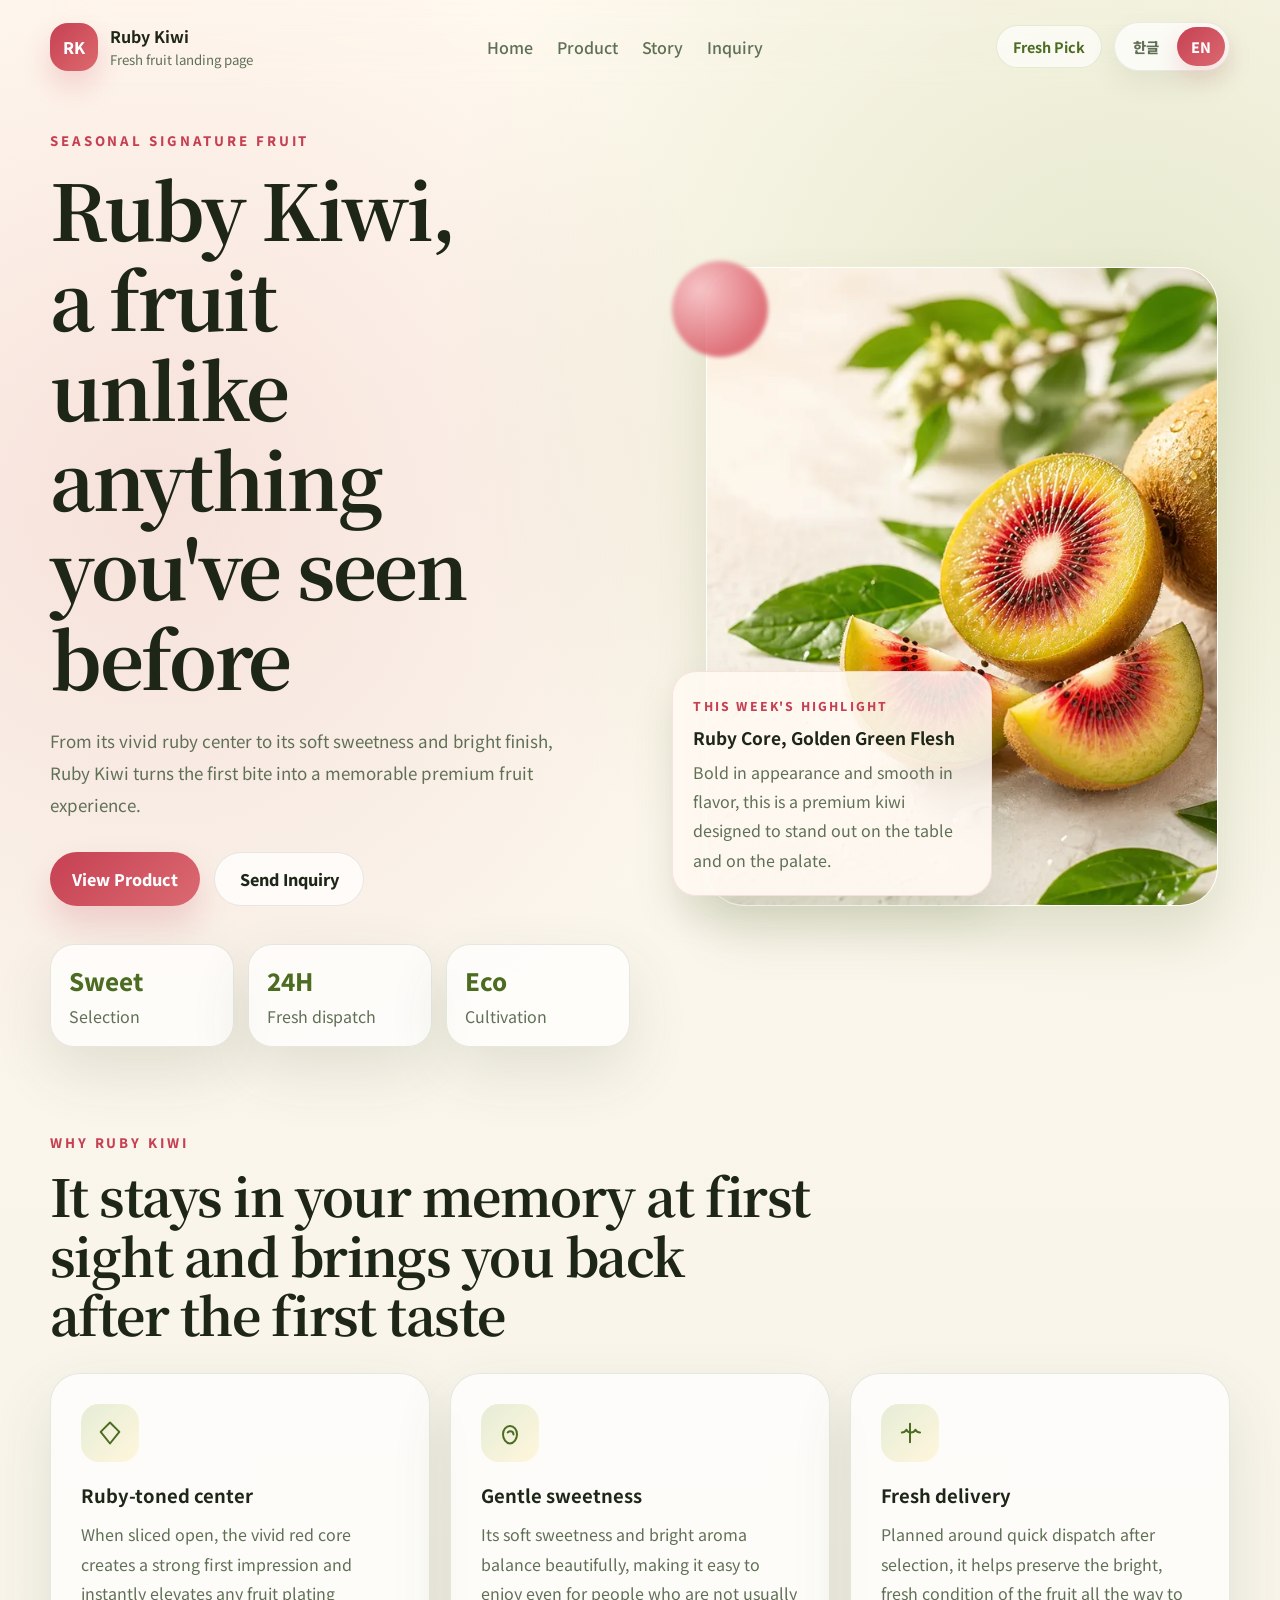
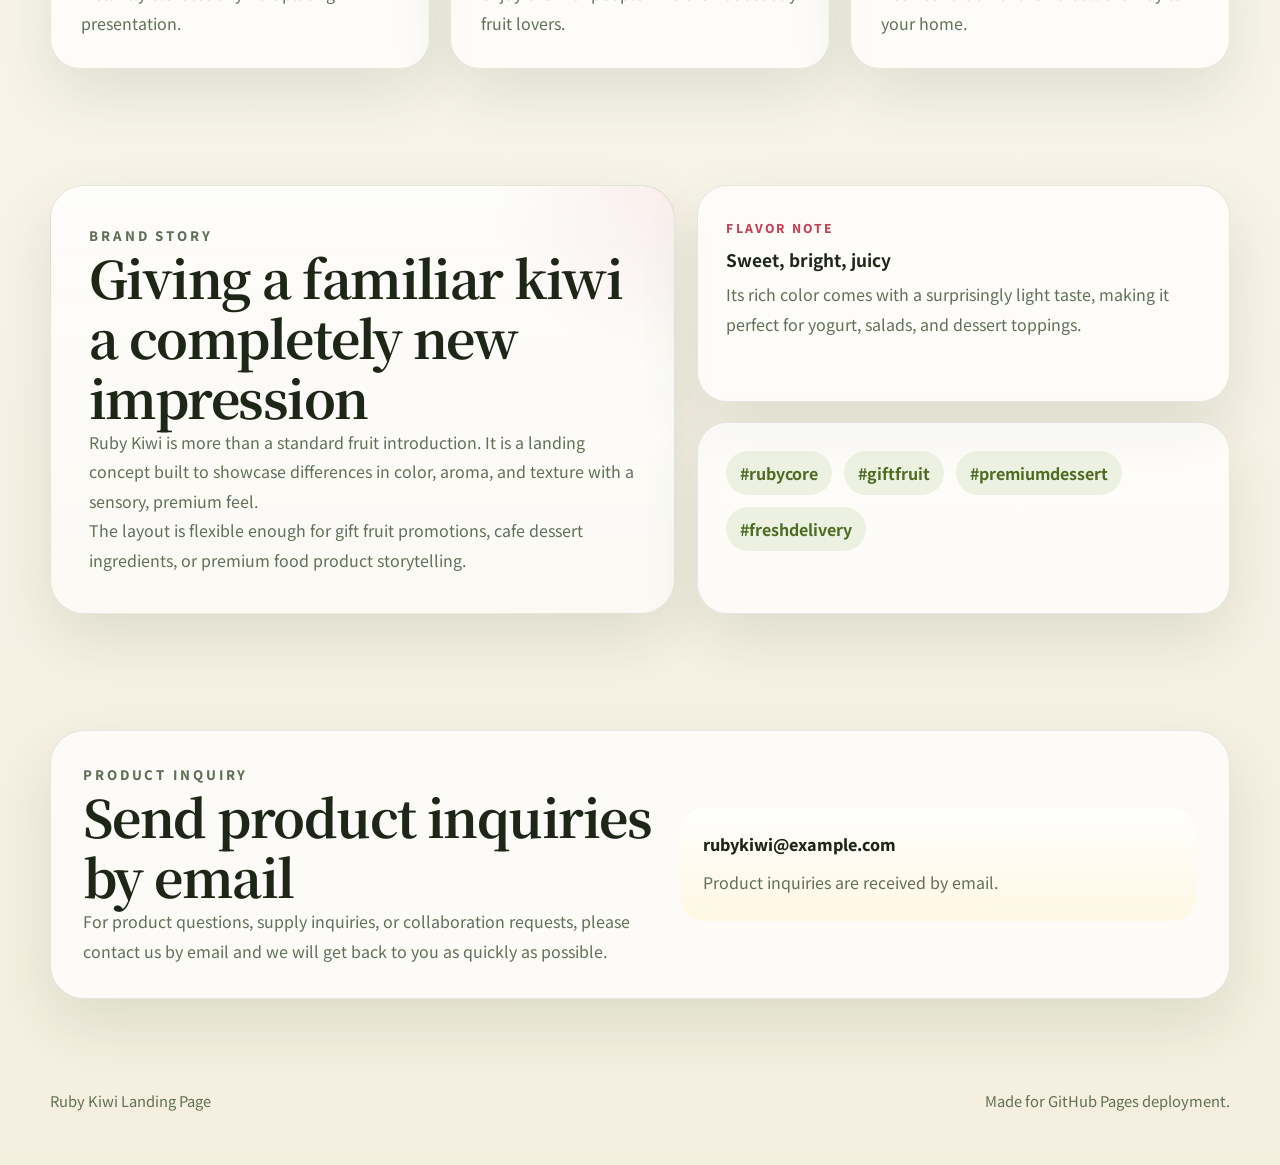
<file: index.html>
<!DOCTYPE html>
<html lang="ko">
  <head>
    <meta charset="UTF-8" />
    <meta name="viewport" content="width=device-width, initial-scale=1.0" />
    <title data-i18n="meta.title">Ruby Kiwi | Product Landing Page</title>
    <meta
      name="description"
      data-i18n="meta.description"
      data-i18n-attr="content"
      content="세상에 없던 새로운 과일, 루비 키위를 소개하는 제품 랜딩 페이지입니다."
    />
    <link rel="preconnect" href="https://fonts.googleapis.com" />
    <link rel="preconnect" href="https://fonts.gstatic.com" crossorigin />
    <link
      href="https://fonts.googleapis.com/css2?family=Noto+Sans+KR:wght@400;500;700;800&family=Noto+Serif+KR:wght@600;700;900&display=swap"
      rel="stylesheet"
    />
    <link rel="stylesheet" href="styles.css" />
    <script src="script.js" defer></script>
  </head>
  <body>
    <div class="page-shell">
      <header class="site-header">
        <a class="brand" href="#home">
          <span class="brand-mark">RK</span>
          <span class="brand-copy">
            <strong>Ruby Kiwi</strong>
            <span data-i18n="brand.subtitle">Fresh fruit landing page</span>
          </span>
        </a>

        <nav
          class="site-nav"
          aria-label="주요 메뉴"
          data-i18n="nav.aria"
          data-i18n-attr="aria-label"
        >
          <a href="#home" data-i18n="nav.home">홈페이지</a>
          <a href="#product" data-i18n="nav.product">제품</a>
          <a href="#story" data-i18n="nav.story">스토리</a>
          <a href="#inquiry" data-i18n="nav.contact">문의</a>
        </nav>

        <div class="header-actions">
          <a class="header-pill" href="#story" data-i18n="header.pill">Fresh Pick</a>
          <div
            class="lang-switch"
            role="group"
            aria-label="언어 선택"
            data-i18n="header.langAria"
            data-i18n-attr="aria-label"
          >
            <button
              class="lang-button is-active"
              type="button"
              data-lang-toggle="ko"
              aria-pressed="true"
            >
              한글
            </button>
            <button
              class="lang-button"
              type="button"
              data-lang-toggle="en"
              aria-pressed="false"
            >
              EN
            </button>
          </div>
        </div>
      </header>

      <main>
        <section class="hero" id="home">
          <div class="hero-copy">
            <p class="eyebrow" data-i18n="hero.eyebrow">Seasonal Signature Fruit</p>
            <h1 data-i18n="hero.title">세상에 없던 새로운 과일, 루비 키위</h1>
            <p class="hero-description" data-i18n="hero.description">
              선명한 붉은 중심부와 부드러운 단맛, 그리고 산뜻한 향까지.
              Ruby Kiwi는 첫입의 놀라움과 마지막 한 조각의 여운을 모두 담은
              프리미엄 과일입니다.
            </p>

            <div class="hero-actions">
              <a class="button button-primary" href="#product" data-i18n="hero.primaryCta"
                >제품 보기</a
              >
              <a
                class="button button-secondary"
                href="#inquiry"
                data-i18n="hero.secondaryCta"
                >지금 문의하기</a
              >
            </div>

            <ul class="hero-metrics" aria-label="핵심 특징">
              <li>
                <strong data-i18n="metrics.one.value">고당도</strong>
                <span data-i18n="metrics.one.label">선별</span>
              </li>
              <li>
                <strong data-i18n="metrics.two.value">24H</strong>
                <span data-i18n="metrics.two.label">신선 출고</span>
              </li>
              <li>
                <strong data-i18n="metrics.three.value">친환경</strong>
                <span data-i18n="metrics.three.label">재배</span>
              </li>
            </ul>
          </div>

          <div class="hero-visual">
            <div class="visual-orb visual-orb-left" aria-hidden="true"></div>
            <div class="visual-card">
              <img
                src="images/ruby-kiwi-hero-v2.webp"
                data-i18n="hero.imageAlt"
                data-i18n-attr="alt"
                alt="붉은 중심부가 드러난 실제 루비 키위와 통키위가 함께 놓인 제품 사진"
                fetchpriority="high"
              />
            </div>
            <aside class="floating-note">
              <span class="note-label" data-i18n="hero.noteLabel">This Week's Highlight</span>
              <strong data-i18n="hero.noteTitle">Ruby Core, Golden Green Flesh</strong>
              <p data-i18n="hero.noteDescription">
                비주얼은 강렬하고 맛은 부드러운, 보기에도 먹기에도 특별한
                프리미엄 키위입니다.
              </p>
            </aside>
          </div>
        </section>

        <section class="benefit-section" id="product">
          <div class="section-heading">
            <p class="eyebrow" data-i18n="benefits.eyebrow">Why Ruby Kiwi</p>
            <h2 data-i18n="benefits.title">
              한 번 보면 기억에 남고, 한 번 맛보면 다시 찾게 됩니다
            </h2>
          </div>

          <div class="benefit-grid">
            <article class="benefit-card">
              <div class="benefit-icon" aria-hidden="true">
                <svg viewBox="0 0 24 24" role="presentation">
                  <path
                    d="M12 3 4 11l8 10 8-10-8-8Z"
                    fill="none"
                    stroke="currentColor"
                    stroke-linecap="round"
                    stroke-linejoin="round"
                    stroke-width="1.7"
                  />
                </svg>
              </div>
              <h3 data-i18n="benefits.one.title">루비빛 중심부</h3>
              <p data-i18n="benefits.one.description">
                반으로 갈랐을 때 드러나는 붉은 과육이 강한 첫인상을 남기며,
                플레이팅만으로도 시선을 끄는 비주얼을 완성합니다.
              </p>
            </article>

            <article class="benefit-card">
              <div class="benefit-icon" aria-hidden="true">
                <svg viewBox="0 0 24 24" role="presentation">
                  <path
                    d="M6 13c0-4.1 2.7-7 6-7s6 2.9 6 7c0 4.3-2.7 8-6 8s-6-3.7-6-8Z"
                    fill="none"
                    stroke="currentColor"
                    stroke-linecap="round"
                    stroke-linejoin="round"
                    stroke-width="1.7"
                  />
                  <path
                    d="M10 11.5c.8-.7 1.5-1 2.1-1 1.6 0 2.9 1.2 2.9 2.8"
                    fill="none"
                    stroke="currentColor"
                    stroke-linecap="round"
                    stroke-width="1.7"
                  />
                </svg>
              </div>
              <h3 data-i18n="benefits.two.title">달콤한 풍미</h3>
              <p data-i18n="benefits.two.description">
                과하게 무겁지 않은 단맛과 산뜻한 향이 함께 어우러져, 과일을
                좋아하지 않는 사람도 부담 없이 즐길 수 있습니다.
              </p>
            </article>

            <article class="benefit-card">
              <div class="benefit-icon" aria-hidden="true">
                <svg viewBox="0 0 24 24" role="presentation">
                  <path
                    d="M12 4v16M5 11.5c1.7 0 3.1-.9 3.9-2.3.8 1.4 2.2 2.3 3.9 2.3s3.1-.9 3.9-2.3c.8 1.4 2.2 2.3 3.9 2.3"
                    fill="none"
                    stroke="currentColor"
                    stroke-linecap="round"
                    stroke-linejoin="round"
                    stroke-width="1.7"
                  />
                </svg>
              </div>
              <h3 data-i18n="benefits.three.title">신선한 배송</h3>
              <p data-i18n="benefits.three.description">
                선별 후 빠르게 출고되는 흐름을 기준으로 기획해, 집에서도
                산지의 산뜻한 컨디션을 최대한 가깝게 느낄 수 있습니다.
              </p>
            </article>
          </div>
        </section>

        <section class="story-section" id="story">
          <div class="story-panel">
            <p class="eyebrow" data-i18n="story.eyebrow">Brand Story</p>
            <h2 data-i18n="story.title">익숙한 키위에 새로운 인상을 더하다</h2>
            <p data-i18n="story.descriptionOne">
              Ruby Kiwi는 흔한 과일 소개가 아니라, 색과 향, 질감의 차이를
              감각적으로 전달하는 데 초점을 둔 제품 랜딩 콘셉트입니다. 붉은
              중심부와 그린 골드 톤의 대비는 시각적인 매력을 만들고, 부드러운
              단맛은 제품에 대한 기억을 더 오래 남깁니다.
            </p>
            <p data-i18n="story.descriptionTwo">
              선물용 과일, 카페 디저트 재료, 프리미엄 식재료 소개 페이지 등
              다양한 방향으로 확장할 수 있도록 레이아웃을 구성했습니다.
            </p>
          </div>

          <div class="story-stack">
            <article class="recipe-card">
              <span class="card-kicker" data-i18n="story.cardKicker">Flavor Note</span>
              <strong data-i18n="story.cardTitle">Sweet, bright, juicy</strong>
              <p data-i18n="story.cardDescription">
                진한 색감과 달리 무겁지 않은 맛이라 요거트, 샐러드, 디저트
                토핑까지 다양하게 어울립니다.
              </p>
            </article>

            <article class="tag-card">
              <span data-i18n="tags.one">#루비빛과육</span>
              <span data-i18n="tags.two">#선물용과일</span>
              <span data-i18n="tags.three">#프리미엄디저트</span>
              <span data-i18n="tags.four">#신선배송</span>
            </article>
          </div>
        </section>

        <section class="contact-section" id="inquiry">
          <div class="contact-card">
            <div class="contact-copy">
              <p class="eyebrow" data-i18n="contact.eyebrow">Product Inquiry</p>
              <h2 data-i18n="contact.title">상품 문의는 이메일로 남겨주세요</h2>
              <p data-i18n="contact.description">
                루비 키위 상품 문의, 납품 문의, 협업 문의는 아래 이메일로
                편하게 보내주세요. 확인 후 빠르게 답변드리겠습니다.
              </p>
            </div>

            <div class="contact-panel">
              <a href="mailto:rubykiwi@example.com">rubykiwi@example.com</a>
              <span data-i18n="contact.note">상품 문의는 이메일로 접수됩니다.</span>
            </div>
          </div>
        </section>
      </main>

      <footer class="site-footer">
        <p data-i18n="footer.title">Ruby Kiwi Landing Page</p>
        <p data-i18n="footer.note">Made for GitHub Pages deployment.</p>
      </footer>
    </div>
  </body>
</html>
</file>
<file: styles.css>
:root {
  --bg: #f8f4ea;
  --surface: rgba(255, 255, 255, 0.72);
  --surface-strong: rgba(255, 255, 255, 0.9);
  --line: rgba(54, 82, 33, 0.12);
  --text: #1d2617;
  --muted: #607056;
  --green: #7aa53a;
  --green-deep: #4b6c21;
  --ruby: #c64053;
  --ruby-soft: #f3a0a6;
  --cream: #fff5d9;
  --shadow: 0 24px 60px rgba(53, 74, 33, 0.12);
}

* {
  box-sizing: border-box;
}

html {
  scroll-behavior: smooth;
}

body {
  margin: 0;
  color: var(--text);
  font-family: "Noto Sans KR", sans-serif;
  background:
    radial-gradient(circle at 12% 18%, rgba(198, 64, 83, 0.12), transparent 24%),
    radial-gradient(circle at 88% 12%, rgba(122, 165, 58, 0.18), transparent 26%),
    linear-gradient(180deg, #fff9ef 0%, #f8f4ea 58%, #f4efdf 100%);
}

img {
  display: block;
  max-width: 100%;
}

a {
  color: inherit;
  text-decoration: none;
}

.page-shell {
  width: min(1180px, calc(100% - 32px));
  margin: 0 auto;
  padding-bottom: 32px;
}

.site-header {
  position: sticky;
  top: 0;
  z-index: 20;
  display: grid;
  grid-template-columns: auto 1fr auto;
  align-items: center;
  gap: 18px;
  padding: 22px 0 16px;
  backdrop-filter: blur(14px);
}

.header-actions {
  display: inline-flex;
  align-items: center;
  justify-self: end;
  gap: 12px;
}

.brand {
  display: inline-flex;
  align-items: center;
  gap: 12px;
}

.brand-mark {
  display: grid;
  place-items: center;
  width: 48px;
  height: 48px;
  border-radius: 18px;
  color: white;
  font-weight: 800;
  background: linear-gradient(135deg, var(--ruby), #dd6a6d);
  box-shadow: 0 14px 28px rgba(198, 64, 83, 0.2);
}

.brand-copy {
  display: grid;
  gap: 2px;
}

.brand-copy strong {
  font-size: 1rem;
}

.brand-copy span {
  color: var(--muted);
  font-size: 0.83rem;
}

.site-nav {
  display: flex;
  justify-content: center;
  flex-wrap: wrap;
  gap: 24px;
}

.site-nav a {
  position: relative;
  color: var(--muted);
  font-weight: 500;
}

.site-nav a::after {
  content: "";
  position: absolute;
  left: 0;
  bottom: -5px;
  width: 100%;
  height: 2px;
  border-radius: 999px;
  transform: scaleX(0);
  transform-origin: center;
  background: linear-gradient(90deg, var(--ruby), var(--green));
  transition: transform 0.25s ease;
}

.site-nav a:hover::after,
.site-nav a:focus-visible::after {
  transform: scaleX(1);
}

.header-pill {
  padding: 10px 16px;
  border: 1px solid rgba(122, 165, 58, 0.18);
  border-radius: 999px;
  font-size: 0.9rem;
  font-weight: 700;
  color: var(--green-deep);
  background: rgba(255, 255, 255, 0.66);
}

.lang-switch {
  display: inline-flex;
  align-items: center;
  gap: 4px;
  padding: 4px;
  border: 1px solid rgba(29, 38, 23, 0.08);
  border-radius: 999px;
  background: rgba(255, 255, 255, 0.72);
  box-shadow: 0 12px 28px rgba(53, 74, 33, 0.08);
}

.lang-button {
  border: 0;
  padding: 9px 14px;
  border-radius: 999px;
  color: var(--muted);
  font: inherit;
  font-size: 0.9rem;
  font-weight: 800;
  background: transparent;
  cursor: pointer;
  transition:
    color 0.22s ease,
    background 0.22s ease,
    box-shadow 0.22s ease,
    transform 0.22s ease;
}

.lang-button:hover,
.lang-button:focus-visible {
  color: var(--text);
  transform: translateY(-1px);
}

.lang-button:focus-visible {
  outline: 2px solid rgba(198, 64, 83, 0.24);
  outline-offset: 2px;
}

.lang-button.is-active {
  color: white;
  background: linear-gradient(135deg, var(--ruby), #db6a71);
  box-shadow: 0 10px 24px rgba(198, 64, 83, 0.18);
}

.hero,
.benefit-section,
.story-section,
.contact-section {
  animation: reveal 0.85s ease both;
}

.hero {
  display: grid;
  grid-template-columns: 1.02fr 0.98fr;
  gap: 42px;
  align-items: center;
  min-height: calc(100vh - 110px);
  padding: 44px 0 28px;
}

.eyebrow {
  margin: 0 0 14px;
  color: var(--ruby);
  font-size: 0.82rem;
  letter-spacing: 0.22em;
  text-transform: uppercase;
  font-weight: 800;
}

.hero h1,
.section-heading h2,
.story-panel h2,
.contact-copy h2 {
  margin: 0;
  font-family: "Noto Serif KR", serif;
  line-height: 1.17;
  letter-spacing: -0.03em;
}

.hero h1 {
  font-size: clamp(2.9rem, 6vw, 4.8rem);
  max-width: 10ch;
}

.hero-description {
  margin: 22px 0 0;
  max-width: 56ch;
  color: var(--muted);
  font-size: 1.06rem;
  line-height: 1.9;
}

.hero-actions {
  display: flex;
  flex-wrap: wrap;
  gap: 14px;
  margin-top: 30px;
}

.button {
  display: inline-flex;
  align-items: center;
  justify-content: center;
  min-width: 150px;
  padding: 14px 22px;
  border-radius: 999px;
  font-weight: 800;
  transition:
    transform 0.22s ease,
    box-shadow 0.22s ease;
}

.button:hover,
.button:focus-visible {
  transform: translateY(-2px);
}

.button-primary {
  color: white;
  background: linear-gradient(135deg, var(--ruby), #db6a71);
  box-shadow: 0 18px 32px rgba(198, 64, 83, 0.2);
}

.button-secondary {
  border: 1px solid rgba(29, 38, 23, 0.1);
  background: rgba(255, 255, 255, 0.75);
}

.hero-metrics {
  display: grid;
  grid-template-columns: repeat(3, minmax(0, 1fr));
  gap: 14px;
  padding: 0;
  margin: 38px 0 0;
  list-style: none;
}

.hero-metrics li,
.benefit-card,
.recipe-card,
.tag-card,
.contact-card {
  border: 1px solid var(--line);
  background: var(--surface);
  box-shadow: var(--shadow);
  backdrop-filter: blur(14px);
}

.hero-metrics li {
  padding: 18px;
  border-radius: 24px;
}

.hero-metrics strong {
  display: block;
  margin-bottom: 6px;
  color: var(--green-deep);
  font-size: 1.5rem;
  font-weight: 800;
}

.hero-metrics span {
  color: var(--muted);
}

.hero-visual {
  position: relative;
  padding: 16px 12px 20px 34px;
}

.visual-orb {
  position: absolute;
  border-radius: 50%;
  filter: blur(2px);
}

.visual-orb-left {
  top: 10px;
  left: 0;
  width: 96px;
  height: 96px;
  background: radial-gradient(circle at 30% 30%, #f7b8bf, #d95462 70%);
  opacity: 0.8;
}

.visual-card {
  overflow: hidden;
  border: 1px solid rgba(255, 255, 255, 0.75);
  border-radius: 38px;
  background: var(--surface-strong);
  box-shadow: 0 28px 50px rgba(92, 113, 53, 0.16);
}

.visual-card img {
  width: 100%;
  aspect-ratio: 4 / 5;
  object-fit: cover;
}

.floating-note {
  position: absolute;
  left: 0;
  bottom: 30px;
  width: min(320px, 78%);
  padding: 20px;
  border: 1px solid rgba(198, 64, 83, 0.12);
  border-radius: 24px;
  background: rgba(255, 250, 243, 0.88);
  box-shadow: 0 20px 40px rgba(73, 98, 40, 0.14);
  animation: drift 4.8s ease-in-out infinite;
}

.note-label,
.card-kicker {
  display: inline-block;
  margin-bottom: 10px;
  color: var(--ruby);
  font-size: 0.76rem;
  letter-spacing: 0.18em;
  text-transform: uppercase;
  font-weight: 800;
}

.floating-note strong,
.recipe-card strong {
  display: block;
  margin-bottom: 8px;
  font-size: 1.08rem;
}

.floating-note p,
.benefit-card p,
.story-panel p,
.recipe-card p,
.contact-copy p,
.contact-panel span {
  margin: 0;
  color: var(--muted);
  line-height: 1.84;
}

.benefit-section,
.story-section,
.contact-section {
  padding: 58px 0;
}

.section-heading {
  max-width: 760px;
  margin-bottom: 28px;
}

.section-heading h2,
.story-panel h2,
.contact-copy h2 {
  font-size: clamp(2rem, 4vw, 3.35rem);
}

.benefit-grid {
  display: grid;
  grid-template-columns: repeat(3, minmax(0, 1fr));
  gap: 20px;
}

.benefit-card {
  padding: 30px;
  border-radius: 30px;
}

.benefit-icon {
  display: grid;
  place-items: center;
  width: 58px;
  height: 58px;
  margin-bottom: 20px;
  border-radius: 18px;
  color: var(--green-deep);
  background: linear-gradient(135deg, rgba(122, 165, 58, 0.18), rgba(255, 245, 217, 0.9));
}

.benefit-icon svg {
  width: 28px;
  height: 28px;
}

.benefit-card h3 {
  margin: 0 0 12px;
  font-size: 1.15rem;
}

.story-section {
  display: grid;
  grid-template-columns: 1.08fr 0.92fr;
  gap: 22px;
  align-items: stretch;
}

.story-panel {
  padding: 38px;
  border: 1px solid var(--line);
  border-radius: 34px;
  background:
    radial-gradient(circle at top right, rgba(198, 64, 83, 0.08), transparent 24%),
    linear-gradient(180deg, rgba(255, 255, 255, 0.78), rgba(255, 255, 255, 0.6));
  box-shadow: var(--shadow);
}

.story-stack {
  display: grid;
  gap: 20px;
}

.recipe-card,
.tag-card {
  padding: 28px;
  border-radius: 30px;
}

.tag-card {
  display: flex;
  flex-wrap: wrap;
  gap: 12px;
  align-content: start;
}

.tag-card span {
  padding: 10px 14px;
  border-radius: 999px;
  color: var(--green-deep);
  font-weight: 700;
  background: rgba(122, 165, 58, 0.12);
}

.contact-card {
  display: grid;
  grid-template-columns: 1.05fr 0.95fr;
  gap: 24px;
  align-items: center;
  padding: 32px;
  border-radius: 34px;
}

.contact-panel {
  display: grid;
  gap: 12px;
  padding: 24px;
  border-radius: 26px;
  background:
    linear-gradient(180deg, rgba(255, 255, 255, 0.8), rgba(255, 245, 217, 0.66));
}

.contact-panel a {
  font-weight: 800;
}

.site-footer {
  display: flex;
  justify-content: space-between;
  gap: 16px;
  padding: 18px 0 8px;
  color: var(--muted);
  font-size: 0.92rem;
}

@keyframes reveal {
  from {
    opacity: 0;
    transform: translateY(22px);
  }

  to {
    opacity: 1;
    transform: translateY(0);
  }
}

@keyframes drift {
  0%,
  100% {
    transform: translateY(0);
  }

  50% {
    transform: translateY(-10px);
  }
}

@media (max-width: 1024px) {
  .hero,
  .story-section,
  .contact-card {
    grid-template-columns: 1fr;
  }

  .hero {
    min-height: auto;
    padding-top: 28px;
  }

  .hero-visual {
    padding: 10px 0 0;
  }

  .floating-note {
    left: 16px;
  }

  .benefit-grid {
    grid-template-columns: 1fr;
  }
}

@media (max-width: 780px) {
  .page-shell {
    width: min(100% - 20px, 1180px);
  }

  .site-header {
    grid-template-columns: 1fr;
    justify-items: start;
  }

  .site-nav {
    justify-content: flex-start;
    gap: 16px;
  }

  .header-actions {
    width: 100%;
    justify-content: space-between;
    flex-wrap: wrap;
  }

  .hero h1 {
    font-size: clamp(2.5rem, 11vw, 3.7rem);
  }

  .hero-metrics {
    grid-template-columns: 1fr;
  }

  .benefit-card,
  .recipe-card,
  .tag-card,
  .story-panel,
  .contact-card {
    padding: 24px;
    border-radius: 26px;
  }

  .contact-panel {
    padding: 18px;
  }

  .site-footer {
    flex-direction: column;
  }
}
</file>
